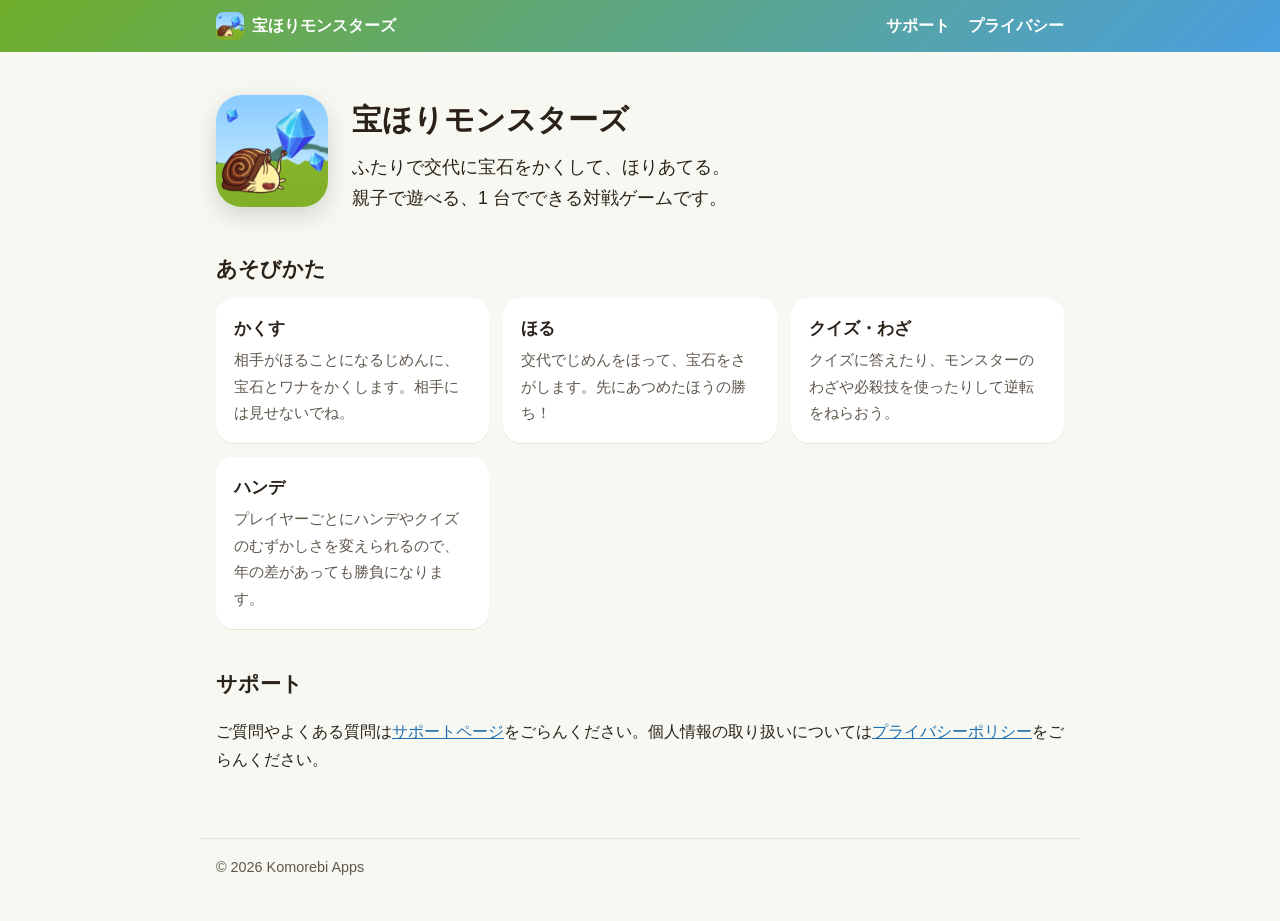
<file: index.html>
<!doctype html>
<html lang="ja">
<head>
<meta charset="utf-8">
<meta name="viewport" content="width=device-width, initial-scale=1">
<title>宝ほりモンスターズ</title>
<meta name="description" content="ふたりで交代に宝石をかくして、ほりあてる。親子で遊べる対戦ゲーム「宝ほりモンスターズ」。">
<link rel="icon" href="icon.png">
<link rel="stylesheet" href="site.css">
</head>
<body>
<header class="top-bar">
  <nav>
    <a class="brand" href="./"><img src="icon.png" alt="">宝ほりモンスターズ</a>
    <a href="support/">サポート</a>
    <a href="privacy/">プライバシー</a>
  </nav>
</header>
<main>
<div class="hero">
  <img class="icon" src="icon.png" alt="宝ほりモンスターズのアイコン">
  <div>
    <h1>宝ほりモンスターズ</h1>
    <p class="lead">ふたりで交代に宝石をかくして、ほりあてる。<br>親子で遊べる、1 台でできる対戦ゲームです。</p>
  </div>
</div>

<h2>あそびかた</h2>
<div class="cards">
  <div class="card"><h3>かくす</h3><p>相手がほることになるじめんに、宝石とワナをかくします。相手には見せないでね。</p></div>
  <div class="card"><h3>ほる</h3><p>交代でじめんをほって、宝石をさがします。先にあつめたほうの勝ち！</p></div>
  <div class="card"><h3>クイズ・わざ</h3><p>クイズに答えたり、モンスターのわざや必殺技を使ったりして逆転をねらおう。</p></div>
  <div class="card"><h3>ハンデ</h3><p>プレイヤーごとにハンデやクイズのむずかしさを変えられるので、年の差があっても勝負になります。</p></div>
</div>

<h2>サポート</h2>
<p>ご質問やよくある質問は<a href="support/">サポートページ</a>をごらんください。個人情報の取り扱いについては<a href="privacy/">プライバシーポリシー</a>をごらんください。</p>
</main>
<footer>© 2026 Komorebi Apps</footer>
</body>
</html>
</file>
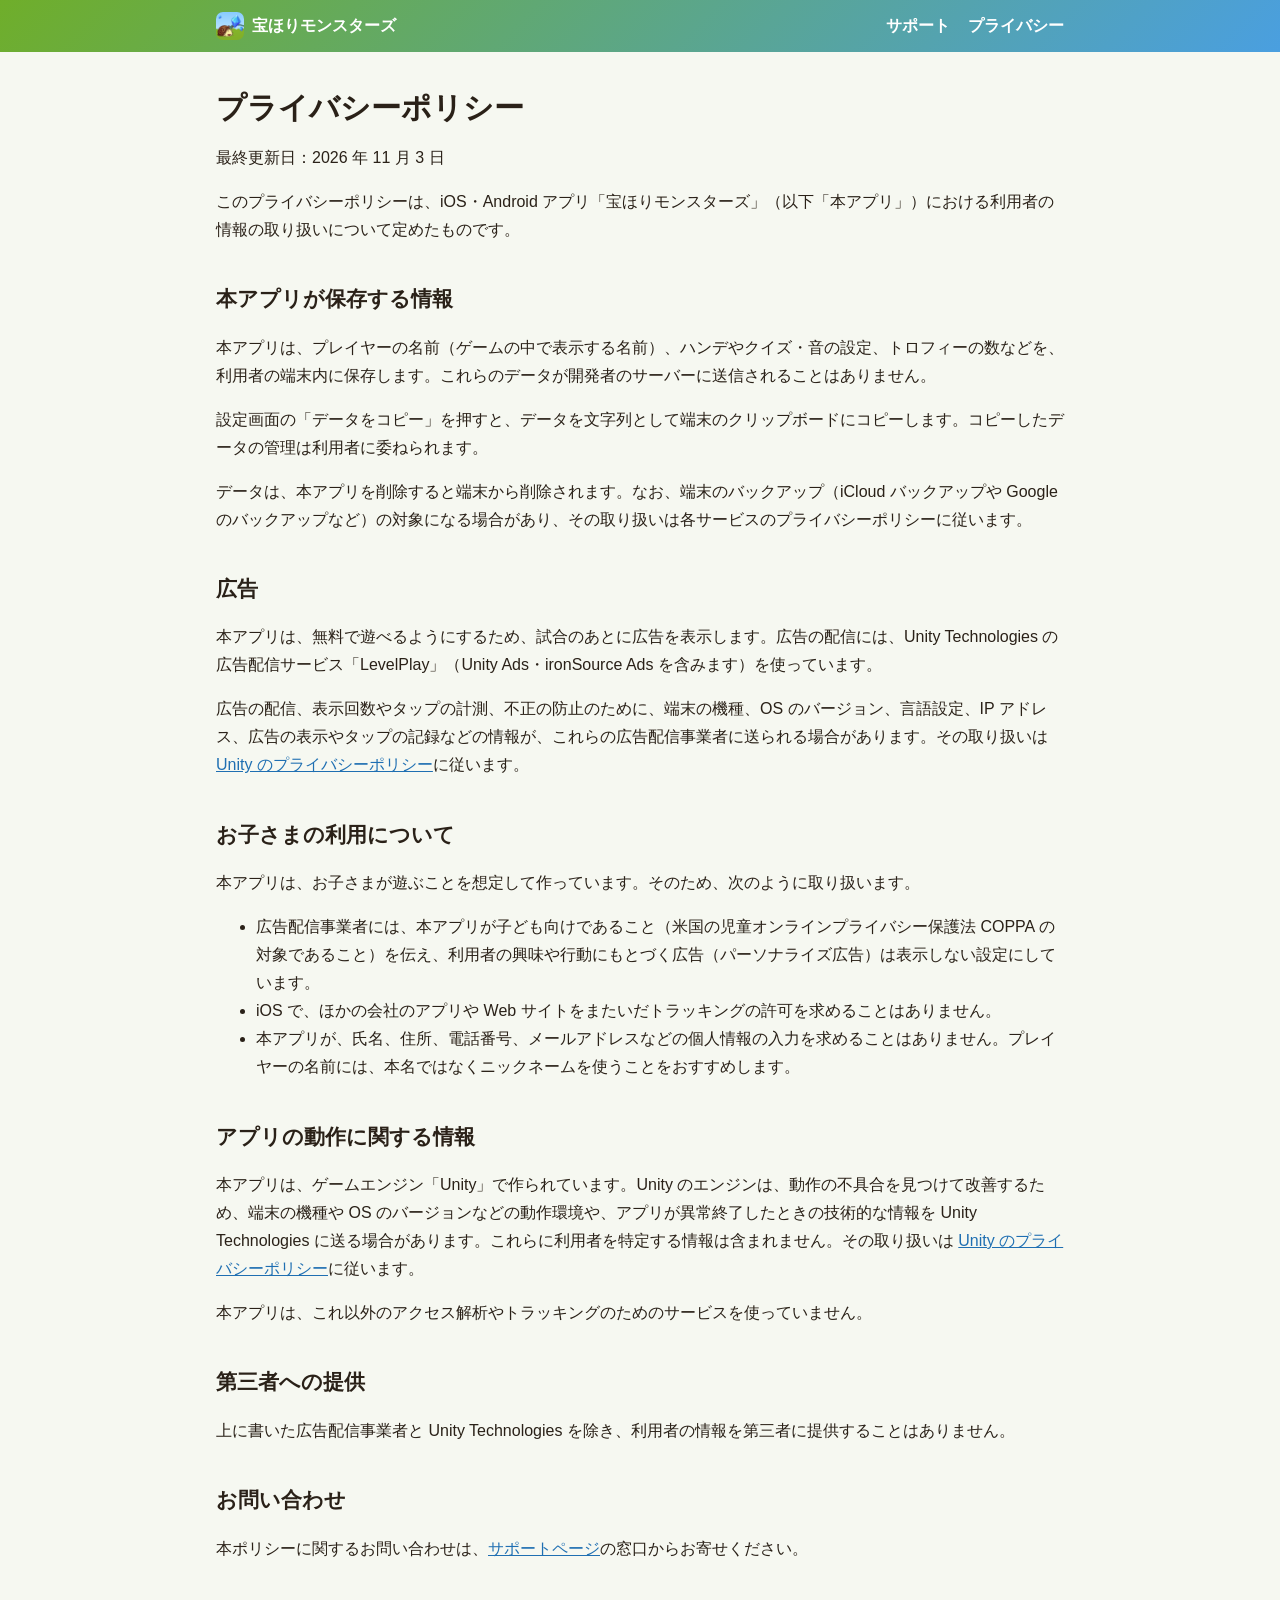
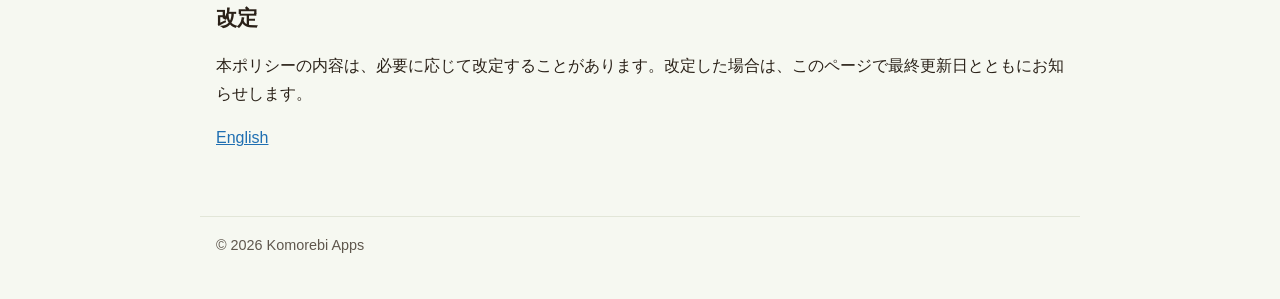
<file: privacy/index.html>
<!doctype html>
<html lang="ja">
<head>
<meta charset="utf-8">
<meta name="viewport" content="width=device-width, initial-scale=1">
<title>プライバシーポリシー - 宝ほりモンスターズ</title>
<link rel="icon" href="../icon.png">
<link rel="stylesheet" href="../site.css">
</head>
<body>
<header class="top-bar">
  <nav>
    <a class="brand" href="../"><img src="../icon.png" alt="">宝ほりモンスターズ</a>
    <a href="../support/">サポート</a>
    <a href="../privacy/">プライバシー</a>
  </nav>
</header>
<main>
<h1>プライバシーポリシー</h1>
<p>最終更新日：2026 年 11 月 3 日</p>
<p>このプライバシーポリシーは、iOS・Android アプリ「宝ほりモンスターズ」（以下「本アプリ」）における利用者の情報の取り扱いについて定めたものです。</p>

<h2>本アプリが保存する情報</h2>
<p>本アプリは、プレイヤーの名前（ゲームの中で表示する名前）、ハンデやクイズ・音の設定、トロフィーの数などを、利用者の端末内に保存します。これらのデータが開発者のサーバーに送信されることはありません。</p>
<p>設定画面の「データをコピー」を押すと、データを文字列として端末のクリップボードにコピーします。コピーしたデータの管理は利用者に委ねられます。</p>
<p>データは、本アプリを削除すると端末から削除されます。なお、端末のバックアップ（iCloud バックアップや Google のバックアップなど）の対象になる場合があり、その取り扱いは各サービスのプライバシーポリシーに従います。</p>

<h2>広告</h2>
<p>本アプリは、無料で遊べるようにするため、試合のあとに広告を表示します。広告の配信には、Unity Technologies の広告配信サービス「LevelPlay」（Unity Ads・ironSource Ads を含みます）を使っています。</p>
<p>広告の配信、表示回数やタップの計測、不正の防止のために、端末の機種、OS のバージョン、言語設定、IP アドレス、広告の表示やタップの記録などの情報が、これらの広告配信事業者に送られる場合があります。その取り扱いは <a href="https://unity.com/legal/privacy-policy">Unity のプライバシーポリシー</a>に従います。</p>

<h2>お子さまの利用について</h2>
<p>本アプリは、お子さまが遊ぶことを想定して作っています。そのため、次のように取り扱います。</p>
<ul>
  <li>広告配信事業者には、本アプリが子ども向けであること（米国の児童オンラインプライバシー保護法 COPPA の対象であること）を伝え、利用者の興味や行動にもとづく広告（パーソナライズ広告）は表示しない設定にしています。</li>
  <li>iOS で、ほかの会社のアプリや Web サイトをまたいだトラッキングの許可を求めることはありません。</li>
  <li>本アプリが、氏名、住所、電話番号、メールアドレスなどの個人情報の入力を求めることはありません。プレイヤーの名前には、本名ではなくニックネームを使うことをおすすめします。</li>
</ul>

<h2>アプリの動作に関する情報</h2>
<p>本アプリは、ゲームエンジン「Unity」で作られています。Unity のエンジンは、動作の不具合を見つけて改善するため、端末の機種や OS のバージョンなどの動作環境や、アプリが異常終了したときの技術的な情報を Unity Technologies に送る場合があります。これらに利用者を特定する情報は含まれません。その取り扱いは <a href="https://unity.com/legal/privacy-policy">Unity のプライバシーポリシー</a>に従います。</p>
<p>本アプリは、これ以外のアクセス解析やトラッキングのためのサービスを使っていません。</p>

<h2>第三者への提供</h2>
<p>上に書いた広告配信事業者と Unity Technologies を除き、利用者の情報を第三者に提供することはありません。</p>

<h2>お問い合わせ</h2>
<p>本ポリシーに関するお問い合わせは、<a href="../support/">サポートページ</a>の窓口からお寄せください。</p>

<h2>改定</h2>
<p>本ポリシーの内容は、必要に応じて改定することがあります。改定した場合は、このページで最終更新日とともにお知らせします。</p>
<p class="muted"><a href="en.html">English</a></p>
</main>
<footer>© 2026 Komorebi Apps</footer>
</body>
</html>
</file>
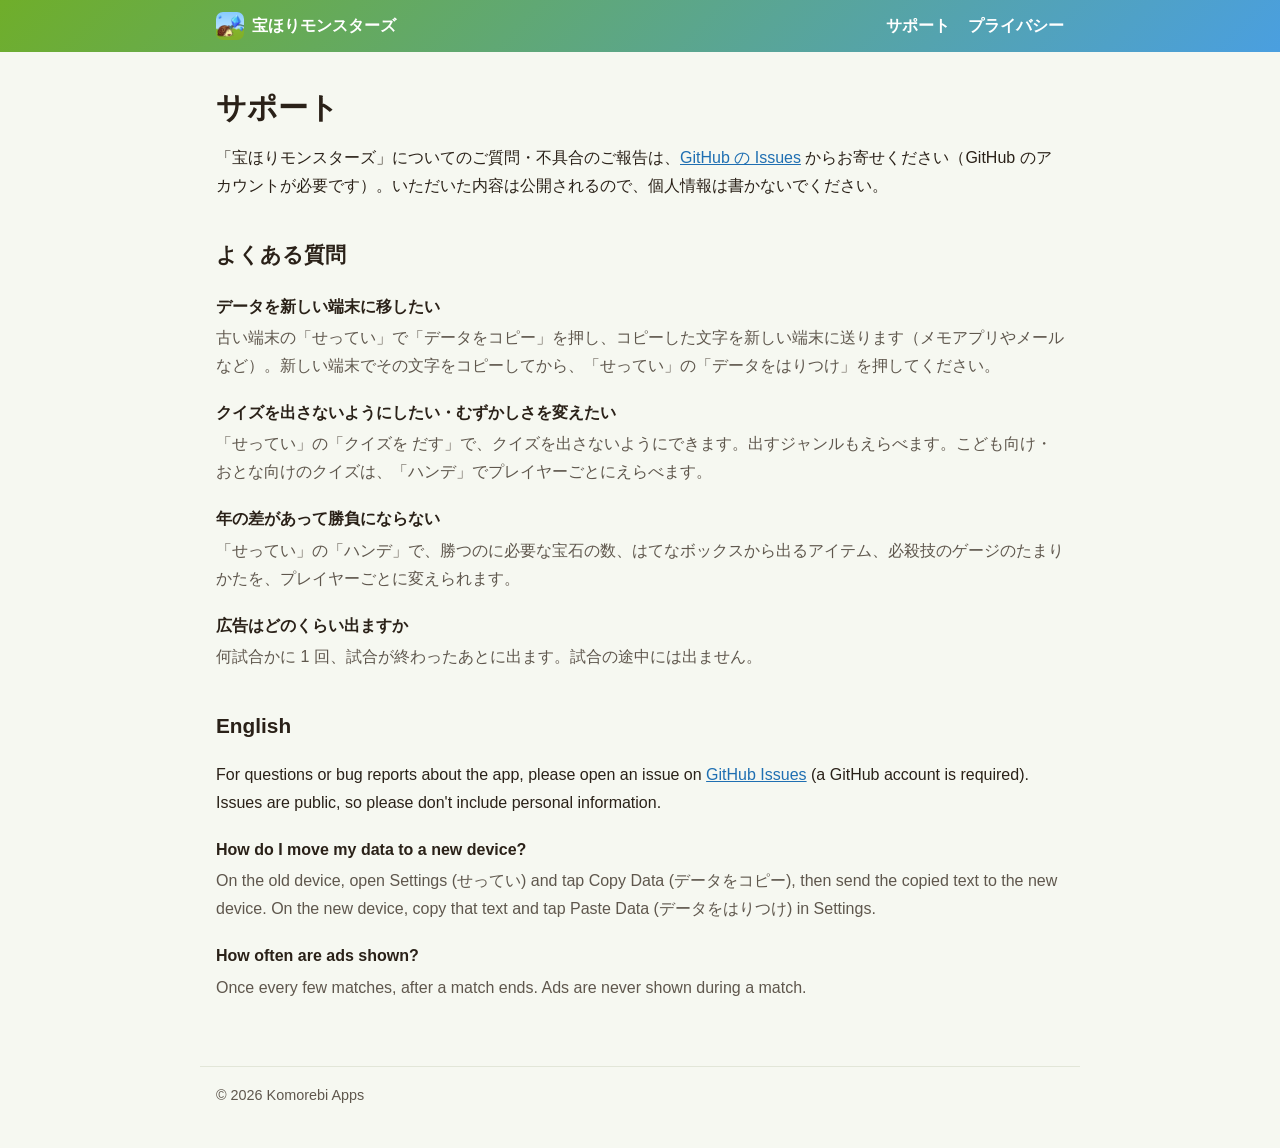
<file: support/index.html>
<!doctype html>
<html lang="ja">
<head>
<meta charset="utf-8">
<meta name="viewport" content="width=device-width, initial-scale=1">
<title>サポート - 宝ほりモンスターズ</title>
<link rel="icon" href="../icon.png">
<link rel="stylesheet" href="../site.css">
</head>
<body>
<header class="top-bar">
  <nav>
    <a class="brand" href="../"><img src="../icon.png" alt="">宝ほりモンスターズ</a>
    <a href="../support/">サポート</a>
    <a href="../privacy/">プライバシー</a>
  </nav>
</header>
<main>
<h1>サポート</h1>
<p>「宝ほりモンスターズ」についてのご質問・不具合のご報告は、<a href="https://github.com/suzuki19930804/takarahori-monsters-site/issues/new">GitHub の Issues</a> からお寄せください（GitHub のアカウントが必要です）。いただいた内容は公開されるので、個人情報は書かないでください。</p>

<h2>よくある質問</h2>
<dl class="faq">
  <dt>データを新しい端末に移したい</dt>
  <dd>古い端末の「せってい」で「データをコピー」を押し、コピーした文字を新しい端末に送ります（メモアプリやメールなど）。新しい端末でその文字をコピーしてから、「せってい」の「データをはりつけ」を押してください。</dd>
  <dt>クイズを出さないようにしたい・むずかしさを変えたい</dt>
  <dd>「せってい」の「クイズを だす」で、クイズを出さないようにできます。出すジャンルもえらべます。こども向け・おとな向けのクイズは、「ハンデ」でプレイヤーごとにえらべます。</dd>
  <dt>年の差があって勝負にならない</dt>
  <dd>「せってい」の「ハンデ」で、勝つのに必要な宝石の数、はてなボックスから出るアイテム、必殺技のゲージのたまりかたを、プレイヤーごとに変えられます。</dd>
  <dt>広告はどのくらい出ますか</dt>
  <dd>何試合かに 1 回、試合が終わったあとに出ます。試合の途中には出ません。</dd>
</dl>

<h2 id="english">English</h2>
<p>For questions or bug reports about the app, please open an issue on <a href="https://github.com/suzuki19930804/takarahori-monsters-site/issues/new">GitHub Issues</a> (a GitHub account is required). Issues are public, so please don't include personal information.</p>
<dl class="faq">
  <dt>How do I move my data to a new device?</dt>
  <dd>On the old device, open Settings (せってい) and tap Copy Data (データをコピー), then send the copied text to the new device. On the new device, copy that text and tap Paste Data (データをはりつけ) in Settings.</dd>
  <dt>How often are ads shown?</dt>
  <dd>Once every few matches, after a match ends. Ads are never shown during a match.</dd>
</dl>

</main>
<footer>© 2026 Komorebi Apps</footer>
</body>
</html>
</file>
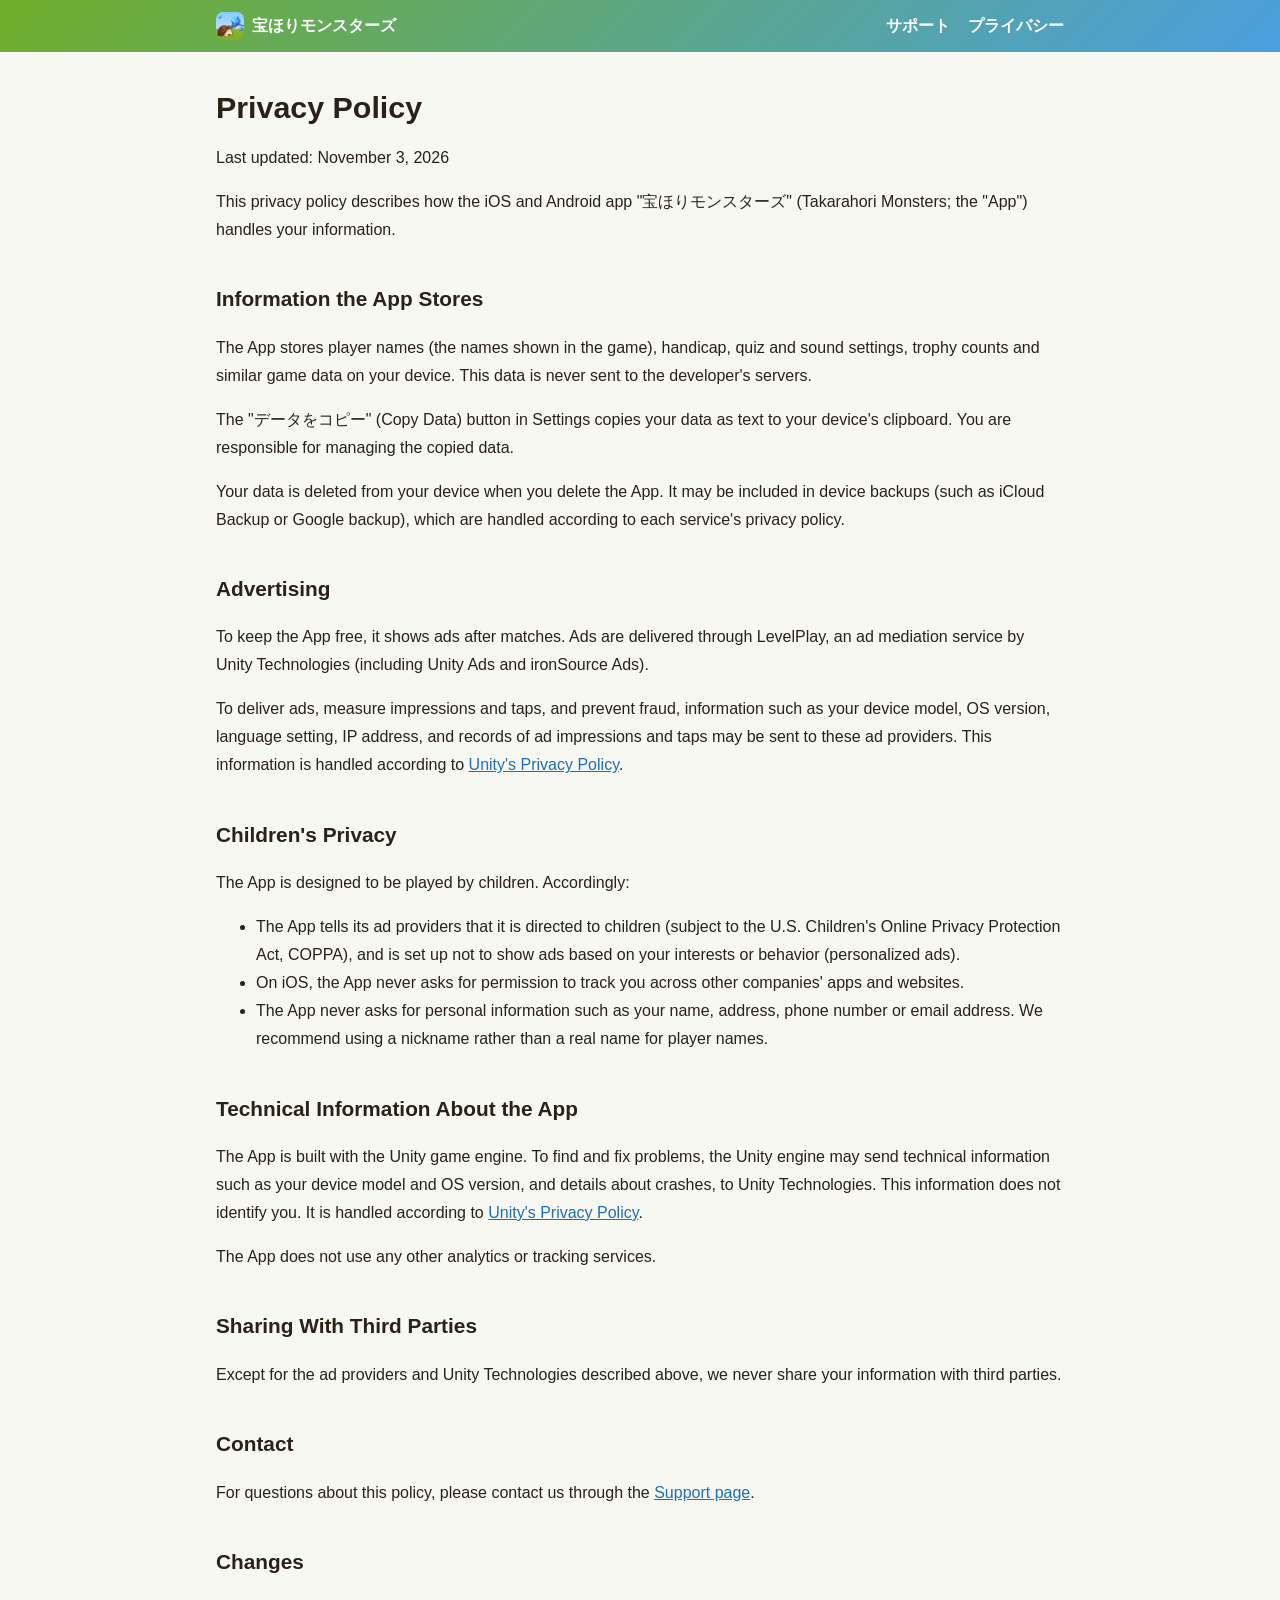
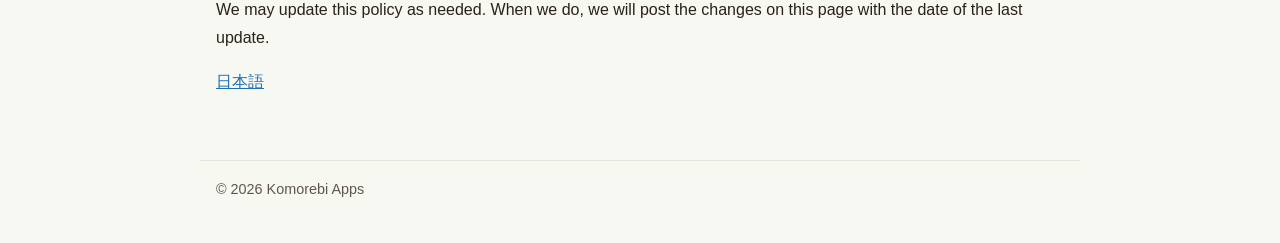
<file: privacy/en.html>
<!doctype html>
<html lang="en">
<head>
<meta charset="utf-8">
<meta name="viewport" content="width=device-width, initial-scale=1">
<title>Privacy Policy - Takarahori Monsters</title>
<link rel="icon" href="../icon.png">
<link rel="stylesheet" href="../site.css">
</head>
<body>
<header class="top-bar">
  <nav>
    <a class="brand" href="../"><img src="../icon.png" alt="">宝ほりモンスターズ</a>
    <a href="../support/">サポート</a>
    <a href="../privacy/">プライバシー</a>
  </nav>
</header>
<main>
<h1>Privacy Policy</h1>
<p>Last updated: November 3, 2026</p>
<p>This privacy policy describes how the iOS and Android app "宝ほりモンスターズ" (Takarahori Monsters; the "App") handles your information.</p>

<h2>Information the App Stores</h2>
<p>The App stores player names (the names shown in the game), handicap, quiz and sound settings, trophy counts and similar game data on your device. This data is never sent to the developer's servers.</p>
<p>The "データをコピー" (Copy Data) button in Settings copies your data as text to your device's clipboard. You are responsible for managing the copied data.</p>
<p>Your data is deleted from your device when you delete the App. It may be included in device backups (such as iCloud Backup or Google backup), which are handled according to each service's privacy policy.</p>

<h2>Advertising</h2>
<p>To keep the App free, it shows ads after matches. Ads are delivered through LevelPlay, an ad mediation service by Unity Technologies (including Unity Ads and ironSource Ads).</p>
<p>To deliver ads, measure impressions and taps, and prevent fraud, information such as your device model, OS version, language setting, IP address, and records of ad impressions and taps may be sent to these ad providers. This information is handled according to <a href="https://unity.com/legal/privacy-policy">Unity's Privacy Policy</a>.</p>

<h2>Children's Privacy</h2>
<p>The App is designed to be played by children. Accordingly:</p>
<ul>
  <li>The App tells its ad providers that it is directed to children (subject to the U.S. Children's Online Privacy Protection Act, COPPA), and is set up not to show ads based on your interests or behavior (personalized ads).</li>
  <li>On iOS, the App never asks for permission to track you across other companies' apps and websites.</li>
  <li>The App never asks for personal information such as your name, address, phone number or email address. We recommend using a nickname rather than a real name for player names.</li>
</ul>

<h2>Technical Information About the App</h2>
<p>The App is built with the Unity game engine. To find and fix problems, the Unity engine may send technical information such as your device model and OS version, and details about crashes, to Unity Technologies. This information does not identify you. It is handled according to <a href="https://unity.com/legal/privacy-policy">Unity's Privacy Policy</a>.</p>
<p>The App does not use any other analytics or tracking services.</p>

<h2>Sharing With Third Parties</h2>
<p>Except for the ad providers and Unity Technologies described above, we never share your information with third parties.</p>

<h2>Contact</h2>
<p>For questions about this policy, please contact us through the <a href="../support/">Support page</a>.</p>

<h2>Changes</h2>
<p>We may update this policy as needed. When we do, we will post the changes on this page with the date of the last update.</p>
<p class="muted"><a href="index.html">日本語</a></p>
</main>
<footer>© 2026 Komorebi Apps</footer>
</body>
</html>
</file>
<file: site.css>
/* 公開ページ（紹介・サポート・プライバシーポリシー）の共通スタイル。色はアプリの草原と空に合わせる */
:root {
  --accent: #1f6fb2;
  --grad-a: #6fae2a;
  --grad-b: #4a9fe0;
  --text: #2a2118;
  --secondary: #5f574d;
  --bg: #f6f8f1;
  --card: #ffffff;
  --line: #e2e6d8;
  color-scheme: light dark;
}
@media (prefers-color-scheme: dark) {
  :root {
    --accent: #8cc8ff;
    --text: #f2f2ee;
    --secondary: #b0aca3;
    --bg: #141712;
    --card: #1e221b;
    --line: #2e3429;
  }
}

* {
  box-sizing: border-box;
}
body {
  margin: 0;
  font-family:
    -apple-system, BlinkMacSystemFont, "Hiragino Sans",
    "Hiragino Kaku Gothic ProN", "Segoe UI", "Yu Gothic UI", Meiryo, sans-serif;
  line-height: 1.75;
  color: var(--text);
  background: var(--bg);
}
a {
  color: var(--accent);
}

.top-bar {
  background: linear-gradient(135deg, var(--grad-a), var(--grad-b));
  color: #fff;
}
.top-bar nav {
  max-width: 880px;
  margin: 0 auto;
  padding: 12px 16px;
  display: flex;
  gap: 18px;
  flex-wrap: wrap;
  align-items: center;
}
.top-bar a {
  color: #fff;
  text-decoration: none;
  font-weight: 600;
}
.top-bar .brand {
  margin-right: auto;
  display: flex;
  align-items: center;
  gap: 8px;
}
.top-bar .brand img {
  width: 28px;
  height: 28px;
  border-radius: 7px;
}

main {
  max-width: 880px;
  margin: 0 auto;
  padding: 24px 16px 48px;
}
h1 {
  font-size: 1.9rem;
  line-height: 1.3;
  margin: 0.4em 0;
}
h2 {
  font-size: 1.3rem;
  margin: 1.8em 0 0.5em;
}
p,
li {
  color: var(--text);
}
.muted {
  color: var(--secondary);
}

.hero {
  display: flex;
  gap: 24px;
  align-items: center;
  flex-wrap: wrap;
  margin: 12px 0 8px;
}
.hero img.icon {
  width: 112px;
  height: 112px;
  border-radius: 26px;
  box-shadow: 0 8px 24px rgb(0 0 0 / 0.15);
}
.hero .lead {
  font-size: 1.1rem;
  margin: 0;
}

.cards {
  display: grid;
  grid-template-columns: repeat(auto-fit, minmax(240px, 1fr));
  gap: 14px;
}
.card {
  background: var(--card);
  border-radius: 18px;
  padding: 16px 18px;
  box-shadow: 0 1px 0 var(--line);
}
.card h3 {
  margin: 0 0 4px;
  font-size: 1.05rem;
}
.card p {
  margin: 0;
  color: var(--secondary);
  font-size: 0.95rem;
}

.faq dt {
  font-weight: 700;
  margin-top: 1.2em;
}
.faq dd {
  margin: 0.2em 0 0;
  color: var(--secondary);
}

footer {
  max-width: 880px;
  margin: 0 auto;
  padding: 16px 16px 40px;
  color: var(--secondary);
  font-size: 0.9rem;
  border-top: 1px solid var(--line);
}

@media (max-width: 600px) {
  h1 {
    font-size: 1.5rem;
  }
  .hero img.icon {
    width: 84px;
    height: 84px;
    border-radius: 20px;
  }
}
</file>
